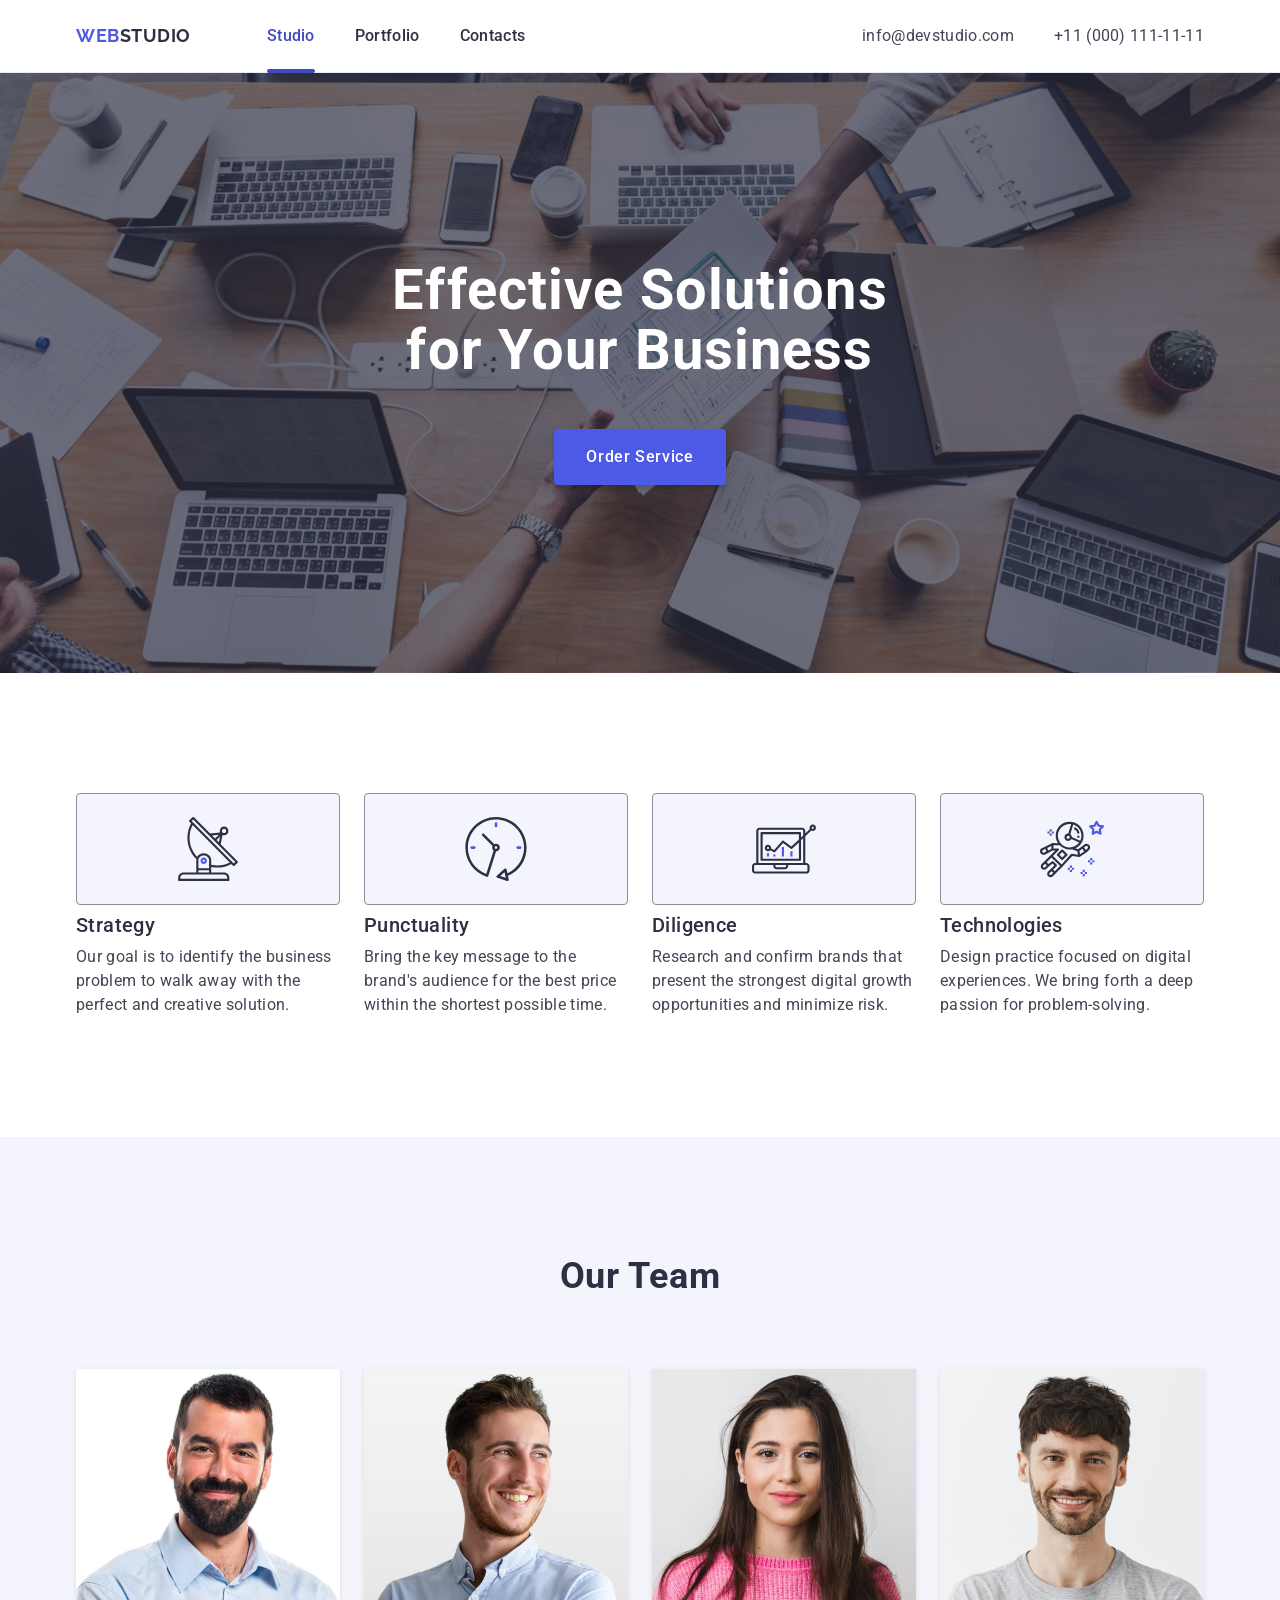
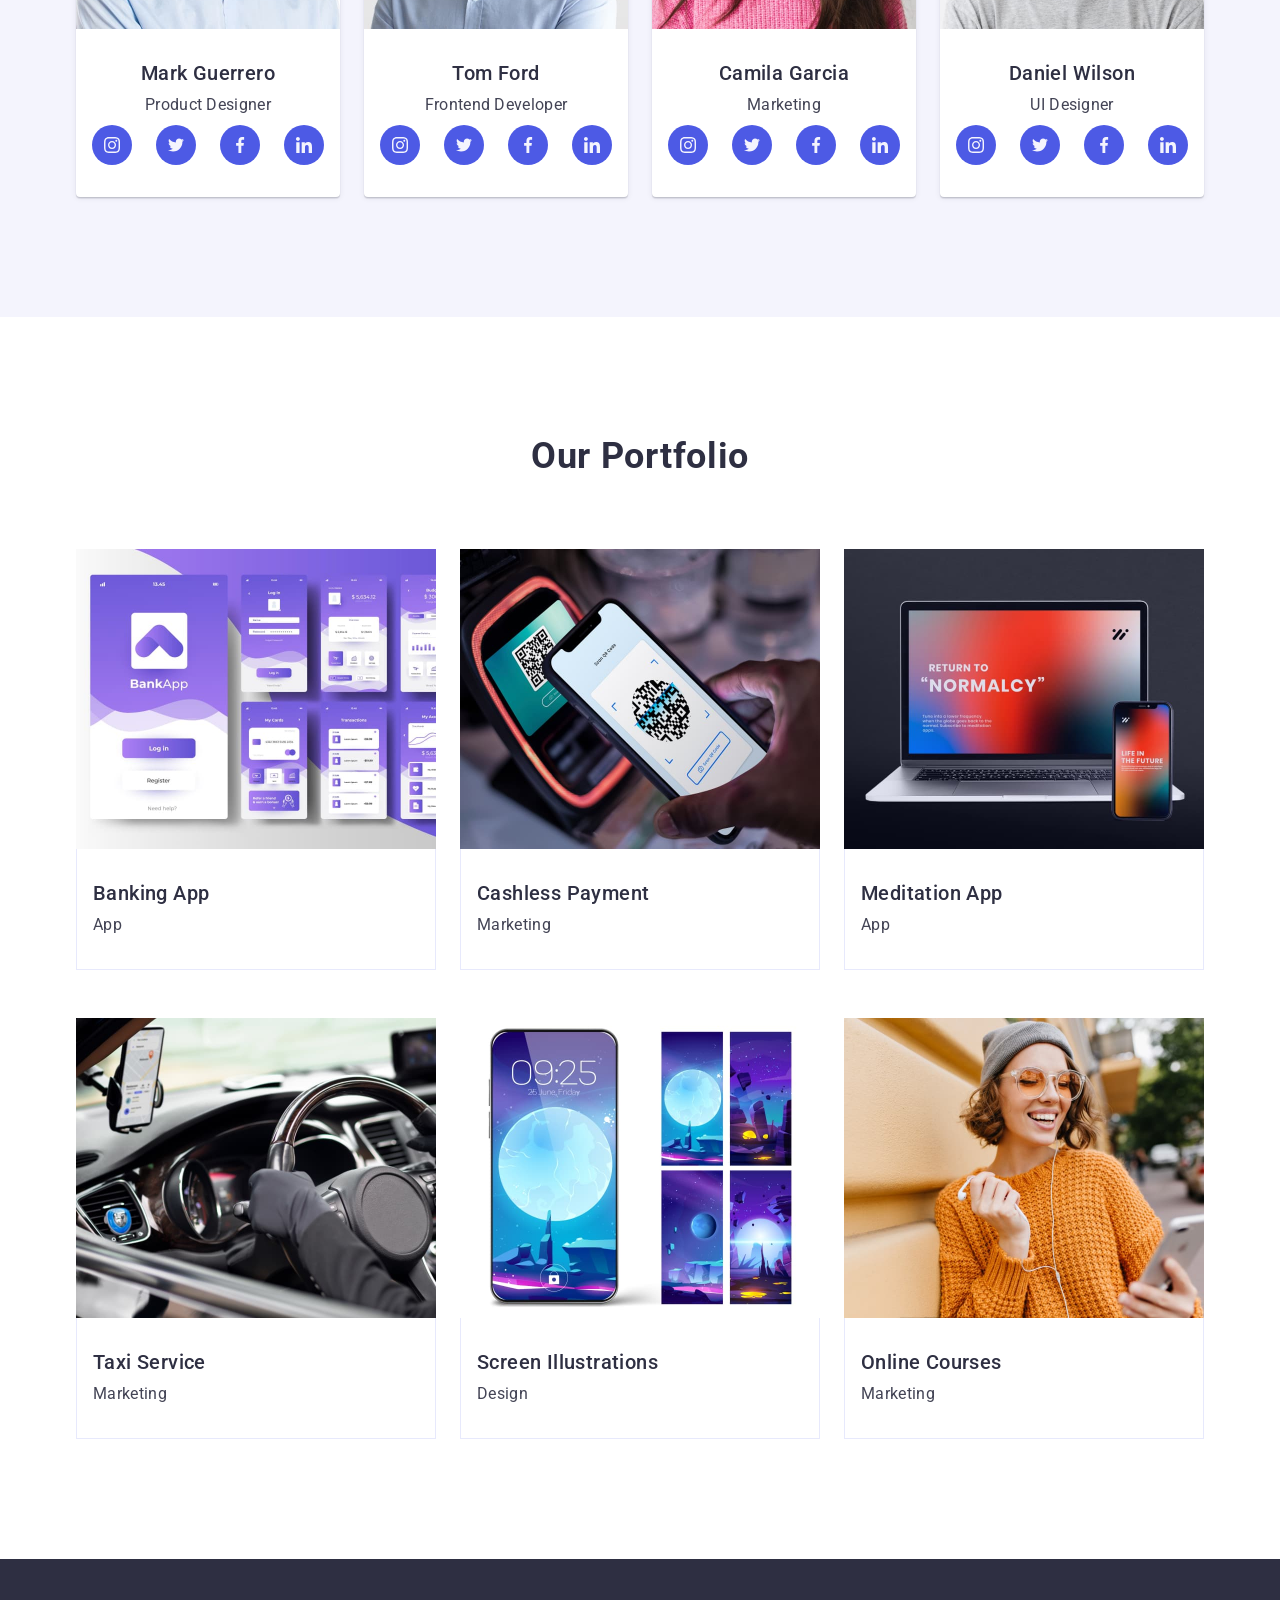
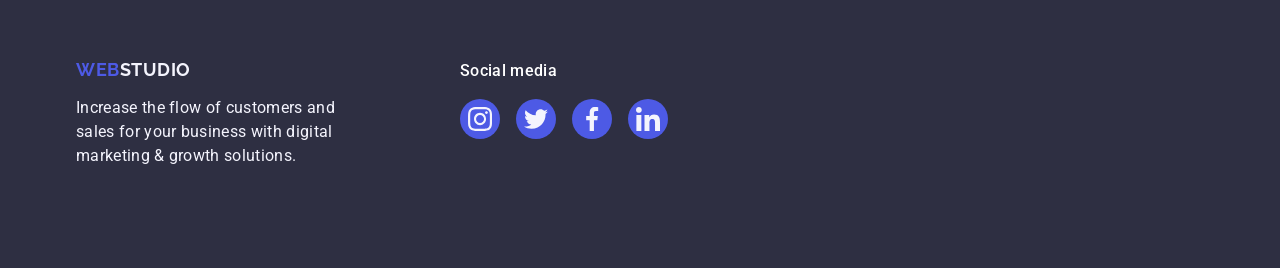
<file: index.html>
<!DOCTYPE html>
<html lang="en">

<head>
    <meta charset="UTF-8">
    <meta name="viewport" content="width=device-width, initial-scale=1.0">
    <title>Portfolio</title>
    <link rel="preconnect" href="https://fonts.googleapis.com">
    <link rel="preconnect" href="https://fonts.gstatic.com" crossorigin>
    <link href="https://fonts.googleapis.com/css2?family=Raleway:wght@700&family=Roboto:wght@400;500;700&display=swap"
        rel="stylesheet">
    <link rel="stylesheet" href="https://cdn.jsdelivr.net/npm/modern-normalize@2.0.0/modern-normalize.min.css">
    <link rel="stylesheet" href="./css/styles.css">
</head>

<body>
    <header class="header">
        <div class="container navig">
            <nav class="nav">
                <a class="logo-link" href="./index.html">Web<span class="logo-accent">Studio</span></a>
                <ul class="nav-list">
                    <li class="nav-item"><a class="nav-link current" href="./index.html">Studio</a></li>
                    <li class="nav-item"><a class="nav-link" href="">Portfolio</a></li>
                    <li class="nav-item"><a class="nav-link" href="">Contacts</a></li>
                </ul>
            </nav>
            <address class="adres">
                <ul class="adres-list">
                    <li class="adres-item"><a class="adres-link" href="mailto:info@devstudio.com">info@devstudio.com</a>
                    </li>
                    <li class="adres-item"><a class="adres-link" href="tel:+110001111111">+11 (000) 111-11-11</a></li>
                </ul>
            </address>
        </div>
    </header>
    <main>
        <!-- ======= HERO SECTION ======= -->
        <section class="hero">
            <div class="container">
                <h1 class="hero-title">Effective Solutions for Your Business</h1>
                <button class="hero-but" type="button">Order Service</button>
            </div>
        </section>

        <!-- ======= BENEFITS SECTION ======= -->
        <section class="benef cont-pad">
            <div class="container">
                <h2 class="visually-hidden">Benefits</h2>
                <ul class="benef-list">
                    <li class="benef-item">
                        <div class="benef-cart"><svg class="benef-svg" width="64" height="64">
                            <use href="./images/icons.svg#icon-antenna"></use>
                        </svg></div>
                        <h3 class="item-title">Strategy</h3>
                        <p class="item-p">Our goal is to identify the business problem to walk away with the perfect and
                            creative
                            solution.
                        </p>
                    </li>
                    <li class="benef-item">
                        <div class="benef-cart"><svg class="benef-svg" width="64" height="64">
                                <use href="./images/icons.svg#icon-clock"></use>
                            </svg></div>
                        <h3 class="item-title">Punctuality</h3>
                        <p class="item-p">Bring the key message to the brand's audience for the best price within the
                            shortest possible
                            time.
                        </p>
                    </li>
                    <li class="benef-item">
                        <div class="benef-cart"><svg class="benef-svg" width="64" height="64">
                                <use href="./images/icons.svg#icon-diagram"></use>
                            </svg></div>
                        <h3 class="item-title">Diligence</h3>
                        <p class="item-p">Research and confirm brands that present the strongest digital growth
                            opportunities and minimize risk.
                        </p>
                    </li>
                    <li class="benef-item">
                        <div class="benef-cart"><svg class="benef-svg" width="64" height="64">
                                <use href="./images/icons.svg#icon-astronaut"></use>
                            </svg></div>
                        <h3 class="item-title">Technologies</h3>
                        <p class="item-p">Design practice focused on digital experiences. We bring forth a deep passion
                            for
                            problem-solving.
                        </p>
                    </li>
                </ul>
            </div>
        </section>

        <!-- ======= TEAM SECTION ======= -->
        <section class="team cont-pad">
            <div class="container">
                <h2 class="team-title">Our Team</h2>
                <ul class="team-list">
                    <li class="team-item">
                        <img class="team-img" src="./images/our-team/mark-guerrero.jpg" alt="Mark Guerrero" width="264">
                        <div class="item-hp">
                            <h3 class="item-title">Mark Guerrero</h3>
                            <p class="item-p">Product Designer</p>
                        <ul class="svg-list">
                            <li class="svg-card"><a href="https://www.instagram.com/" target="_blank" class="svg-link"><svg class="team-soc" width="16" height="16"><use href="./images/icons.svg#icon-instagram"></use></svg></a></li>
                            <li class="svg-card"><a href="https://twitter.com/" target="_blank" class="svg-link"><svg class="team-soc"
                                        width="16" height="16">
                                        <use href="./images/icons.svg#icon-twitter"></use>
                                    </svg></a></li>
                            <li class="svg-card"><a href="https://www.facebook.com/" target="_blank" class="svg-link"><svg class="team-soc" width="16"
                                        height="16">
                                        <use href="./images/icons.svg#icon-facebook"></use>
                                    </svg></a></li>
                            <li class="svg-card"><a href="https://www.linkedin.com/" target="_blank" class="svg-link"><svg class="team-soc"
                                        width="16" height="16">
                                        <use href="./images/icons.svg#icon-linkedin"></use>
                                    </svg></a></li>
                        </ul>
                        </div>
                    </li>
                    <li class="team-item">
                        <img class="team-img" src="./images/our-team/tom-ford.jpg" alt="Tom Ford" width="264">
                        <div class="item-hp">
                            <h3 class="item-title">Tom Ford</h3>
                            <p class="item-p">Frontend Developer</p>
                        <ul class="svg-list">
                            <li class="svg-card"><a href="https://www.instagram.com/" target="_blank" class="svg-link"><svg class="team-soc"
                                        width="16" height="16">
                                        <use href="./images/icons.svg#icon-instagram"></use>
                                    </svg></a></li>
                            <li class="svg-card"><a href="https://twitter.com/" target="_blank" class="svg-link"><svg class="team-soc"
                                        width="16" height="16">
                                        <use href="./images/icons.svg#icon-twitter"></use>
                                    </svg></a></li>
                            <li class="svg-card"><a href="https://www.facebook.com/" target="_blank" class="svg-link"><svg class="team-soc"
                                        width="16" height="16">
                                        <use href="./images/icons.svg#icon-facebook"></use>
                                    </svg></a></li>
                            <li class="svg-card"><a href="https://www.linkedin.com/" target="_blank" class="svg-link"><svg class="team-soc"
                                        width="16" height="16">
                                        <use href="./images/icons.svg#icon-linkedin"></use>
                                    </svg></a></li>
                        </ul>
                        </div>
                    </li>
                    <li class="team-item">
                        <img class="team-img" src="./images/our-team/camila-garcia.jpg" alt="Camila Garcia" width="264">
                        <div class="item-hp">
                            <h3 class="item-title">Camila Garcia</h3>
                            <p class="item-p">Marketing</p>
                        <ul class="svg-list">
                            <li class="svg-card"><a href="https://www.instagram.com/" target="_blank" class="svg-link"><svg class="team-soc"
                                        width="16" height="16">
                                        <use href="./images/icons.svg#icon-instagram"></use>
                                    </svg></a></li>
                            <li class="svg-card"><a href="https://twitter.com/" target="_blank" class="svg-link"><svg class="team-soc"
                                        width="16" height="16">
                                        <use href="./images/icons.svg#icon-twitter"></use>
                                    </svg></a></li>
                            <li class="svg-card"><a href="https://www.facebook.com/" target="_blank" class="svg-link"><svg class="team-soc"
                                        width="16" height="16">
                                        <use href="./images/icons.svg#icon-facebook"></use>
                                    </svg></a></li>
                            <li class="svg-card"><a href="https://www.linkedin.com/" target="_blank" class="svg-link"><svg class="team-soc"
                                        width="16" height="16">
                                        <use href="./images/icons.svg#icon-linkedin"></use>
                                    </svg></a></li>
                        </ul>
                        </div>
                    </li>
                    <li class="team-item">
                        <img class="team-img" src="./images/our-team/daniel-wilson.jpg" alt="Daniel Wilson" width="264">
                        <div class="item-hp">
                            <h3 class="item-title">Daniel Wilson</h3>
                            <p class="item-p">UI Designer</p>
                        <ul class="svg-list">
                            <li class="svg-card"><a href="https://www.instagram.com/" target="_blank" class="svg-link"><svg class="team-soc"
                                        width="16" height="16">
                                        <use href="./images/icons.svg#icon-instagram"></use>
                                    </svg></a></li>
                            <li class="svg-card"><a href="https://twitter.com/" target="_blank" class="svg-link"><svg class="team-soc"
                                        width="16" height="16">
                                        <use href="./images/icons.svg#icon-twitter"></use>
                                    </svg></a></li>
                            <li class="svg-card"><a href="https://www.facebook.com/" target="_blank" class="svg-link"><svg class="team-soc"
                                        width="16" height="16">
                                        <use href="./images/icons.svg#icon-facebook"></use>
                                    </svg></a></li>
                            <li class="svg-card"><a href="https://www.linkedin.com/" target="_blank" class="svg-link"><svg class="team-soc"
                                        width="16" height="16">
                                        <use href="./images/icons.svg#icon-linkedin"></use>
                                    </svg></a></li>
                        </ul>
                        </div>
                    </li>
                </ul>
            </div>
        </section>

        <!-- ======= PORTFOLLIO SECTION ======= -->
        <section class="portf cont-pad">
            <div class="container">
                <h2 class="portf-title">Our Portfolio</h2>
                <ul class="portf-list">
                    <li class="portf-item">
                        <div class="overlay-thumb">
                        <img class="portf-img" src="./images/our-portfolio/banking-app.jpg" alt="Mark Guerrero"
                            width="360">
                                <p class="overlay-text">14 Stylish and User-Friendly App Design Concepts · Task Manager App · Calorie Tracker App · Exotic Fruit
                                    Ecommerce App ·
                                    Cloud Storage App</p>
                        </div>
                        <div class="portf-hp">
                            <h3 class="item-title">Banking App</h3>
                            <p class="item-p">App</p>
                        </div>
                    </li>
                    <li class="portf-item">
                        <div class="overlay-thumb">
                        <img class="portf-img" src="./images/our-portfolio/cashless-payment.jpg" alt="Tom Ford"
                            width="360">
                                <p class="overlay-text">14 Stylish and User-Friendly App Design Concepts · Task Manager App · Calorie Tracker App · Exotic Fruit
                                    Ecommerce App ·
                                    Cloud Storage App</p>
                        </div>
                        <div class="portf-hp">
                            <h3 class="item-title">Cashless Payment</h3>
                            <p class="item-p">Marketing</p>
                        </div>
                    </li>
                    <li class="portf-item">
                        <div class="overlay-thumb">
                        <img class="portf-img" src="./images/our-portfolio/meditation-app.jpg" alt="Camila Garcia"
                            width="360">
                                <p class="overlay-text">14 Stylish and User-Friendly App Design Concepts · Task Manager App · Calorie Tracker App · Exotic Fruit
                                    Ecommerce App ·
                                    Cloud Storage App</p>
                        </div>
                        <div class="portf-hp">
                            <h3 class="item-title">Meditation App</h3>
                            <p class="item-p">App</p>
                        </div>
                    </li>
                    <li class="portf-item">
                        <div class="overlay-thumb">
                        <img class="portf-img" src="./images/our-portfolio/taxi-service.jpg" alt="Daniel Wilson"
                            width="360">
                                <p class="overlay-text">14 Stylish and User-Friendly App Design Concepts · Task Manager App · Calorie Tracker App · Exotic Fruit
                                    Ecommerce App ·
                                    Cloud Storage App</p>
                        </div>
                        <div class="portf-hp">
                            <h3 class="item-title">Taxi Service</h3>
                            <p class="item-p">Marketing</p>
                        </div>
                    </li>
                    <li class="portf-item">
                        <div class="overlay-thumb">
                        <img class="portf-img" src="./images/our-portfolio/screen-illustrations.jpg" alt="Daniel Wilson"
                            width="360">
                                <p class="overlay-text">14 Stylish and User-Friendly App Design Concepts · Task Manager App · Calorie Tracker App · Exotic Fruit
                                    Ecommerce App ·
                                    Cloud Storage App</p>
                        </div>
                        <div class="portf-hp">
                            <h3 class="item-title">Screen Illustrations</h3>
                            <p class="item-p">Design</p>
                        </div>
                    </li>
                    <li class="portf-item">
                        <div class="overlay-thumb">
                        <img class="portf-img" src="./images/our-portfolio/online-courses.jpg" alt="Daniel Wilson"
                            width="360">
                                <p class="overlay-text">14 Stylish and User-Friendly App Design Concepts · Task Manager App · Calorie Tracker App · Exotic Fruit
                                    Ecommerce App ·
                                    Cloud Storage App</p>
                        </div>
                        <div class="portf-hp">
                            <h3 class="item-title">Online Courses</h3>
                            <p class="item-p">Marketing</p>
                        </div>
                    </li>
                </ul>
            </div>
        </section>
    </main>
    <footer class="foot">
        <div class="container">
            <div class="box-foot">
                <a class="logof-link" href="./index.html">Web<span class="logof-sp">Studio</span></a>
                <p class="foot-p">
                Increase the flow of customers and sales for your business with digital marketing & growth solutions.
                </p>
            </div>
            <div class="soc-foot">
                <p class="socf-p">Social media</p>
                <ul class="soc-list">
                    <li class="svg-card"><a href="https://www.instagram.com/" target="_blank" class="svg-link"><svg class="team-soc"
                                width="24" height="24">
                                <use href="./images/icons.svg#icon-instagram"></use>
                            </svg></a></li>
                    <li class="svg-card"><a href="https://twitter.com/" target="_blank" class="svg-link"><svg class="team-soc" width="24"
                                height="24">
                                <use href="./images/icons.svg#icon-twitter"></use>
                            </svg></a></li>
                    <li class="svg-card"><a href="https://www.facebook.com/" target="_blank" class="svg-link"><svg class="team-soc"
                                width="24" height="24">
                                <use href="./images/icons.svg#icon-facebook"></use>
                            </svg></a></li>
                    <li class="svg-card"><a href="https://www.linkedin.com/" target="_blank" class="svg-link"><svg class="team-soc"
                                width="24" height="24">
                                <use href="./images/icons.svg#icon-linkedin"></use>
                            </svg></a></li>
                </ul>
            </div>
        </div>
    </footer>
</body>
</html>
</file>
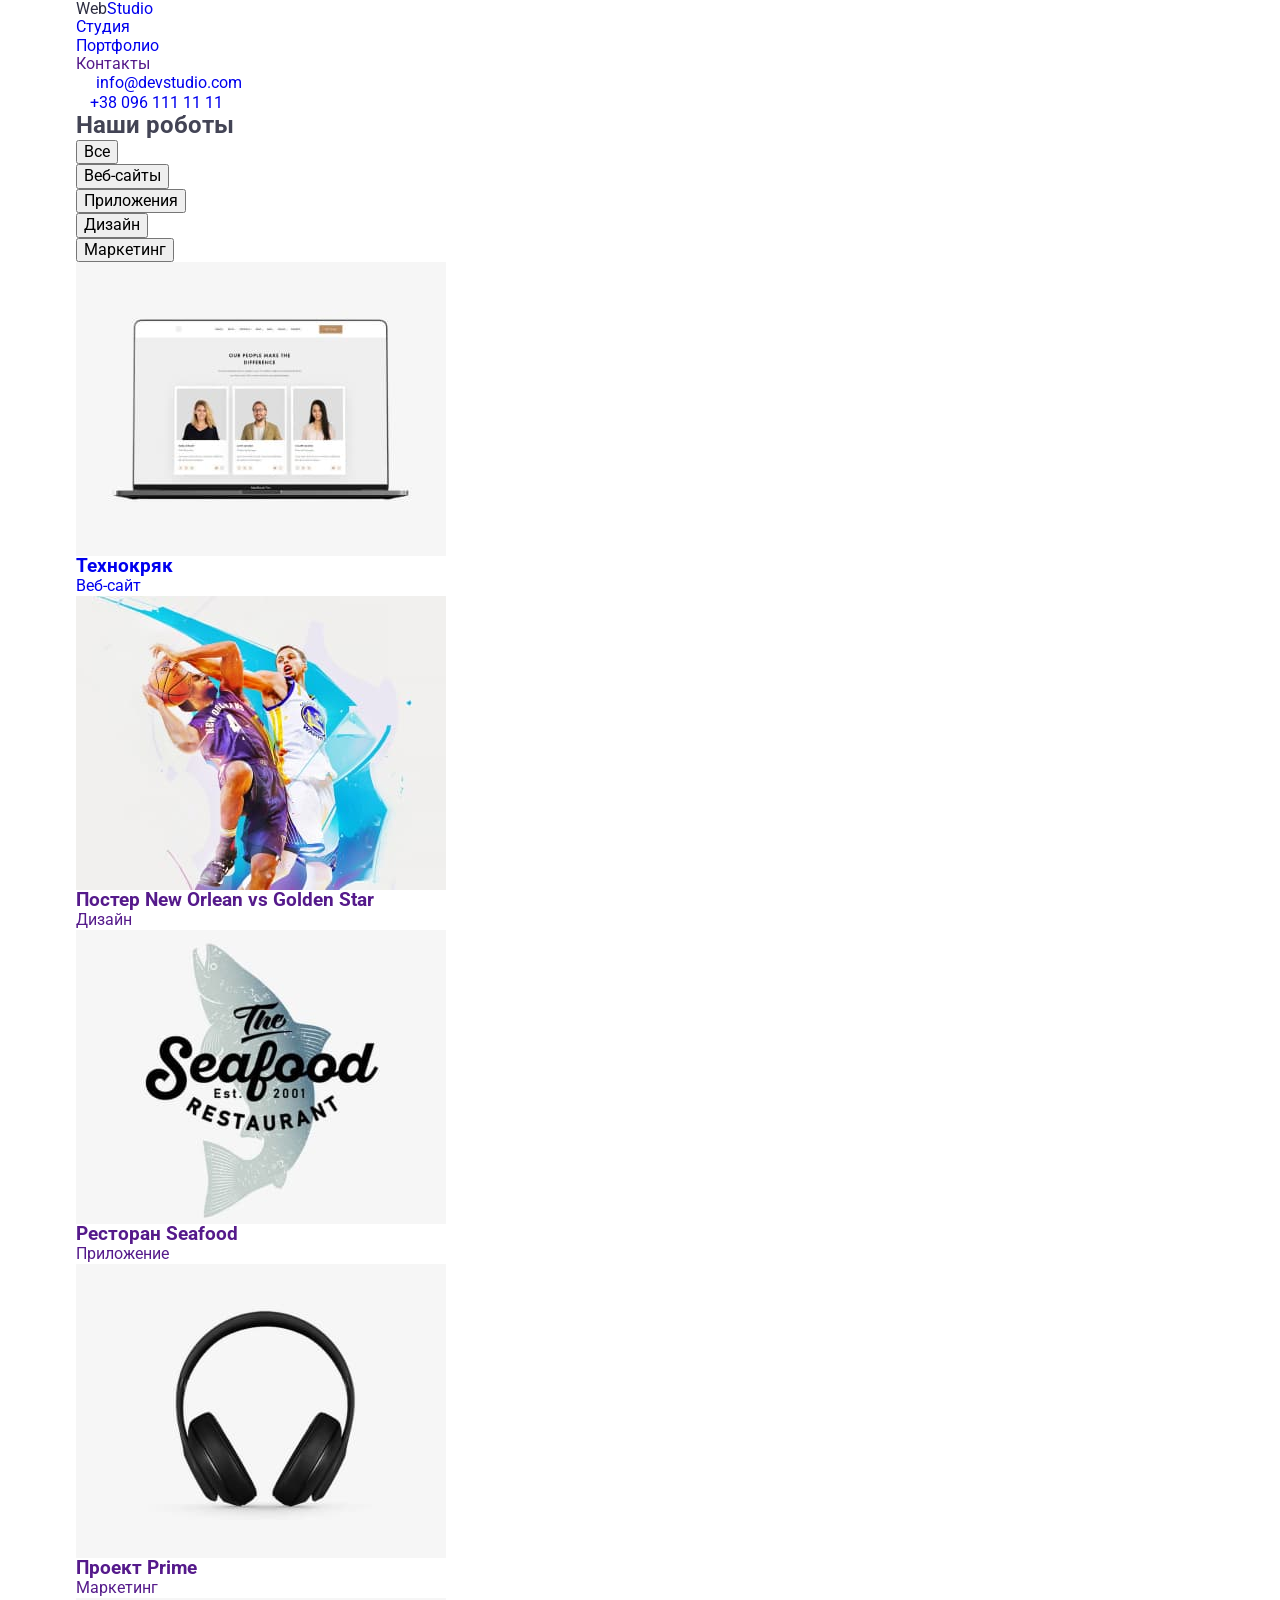
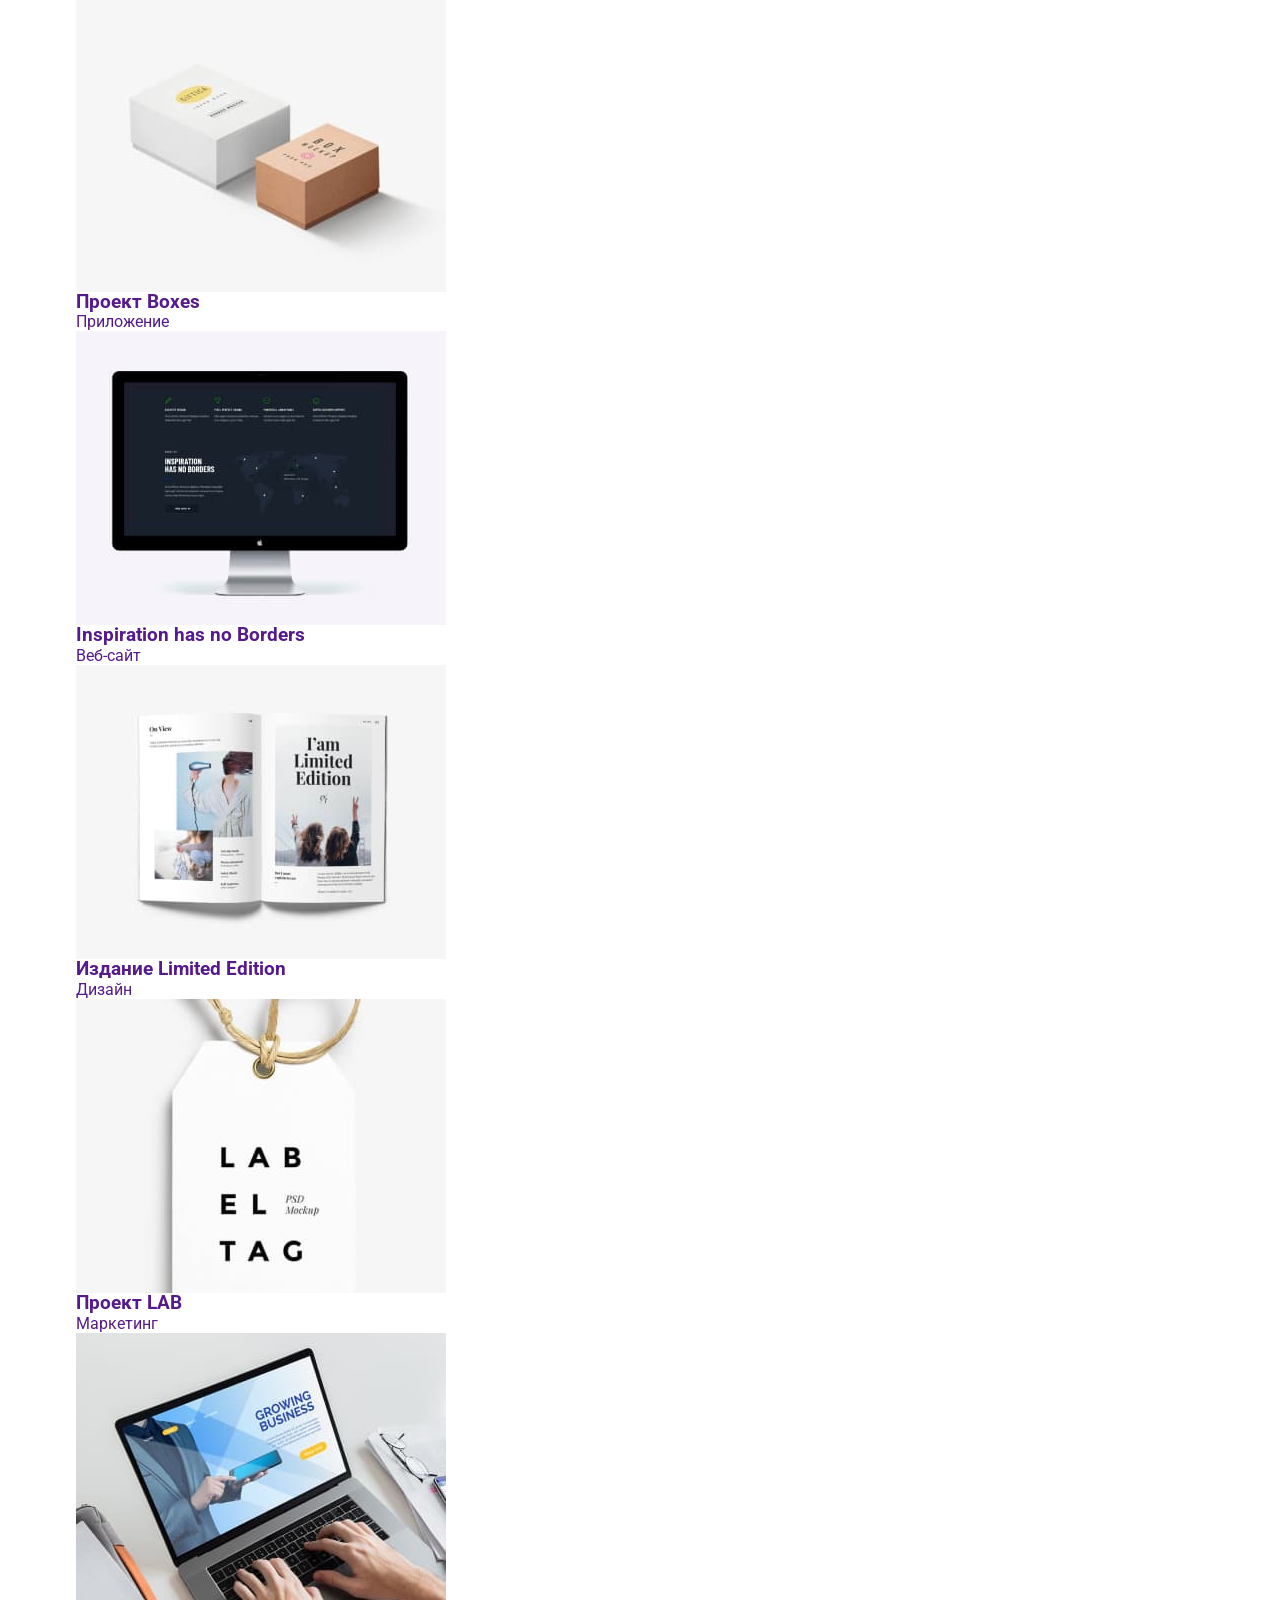
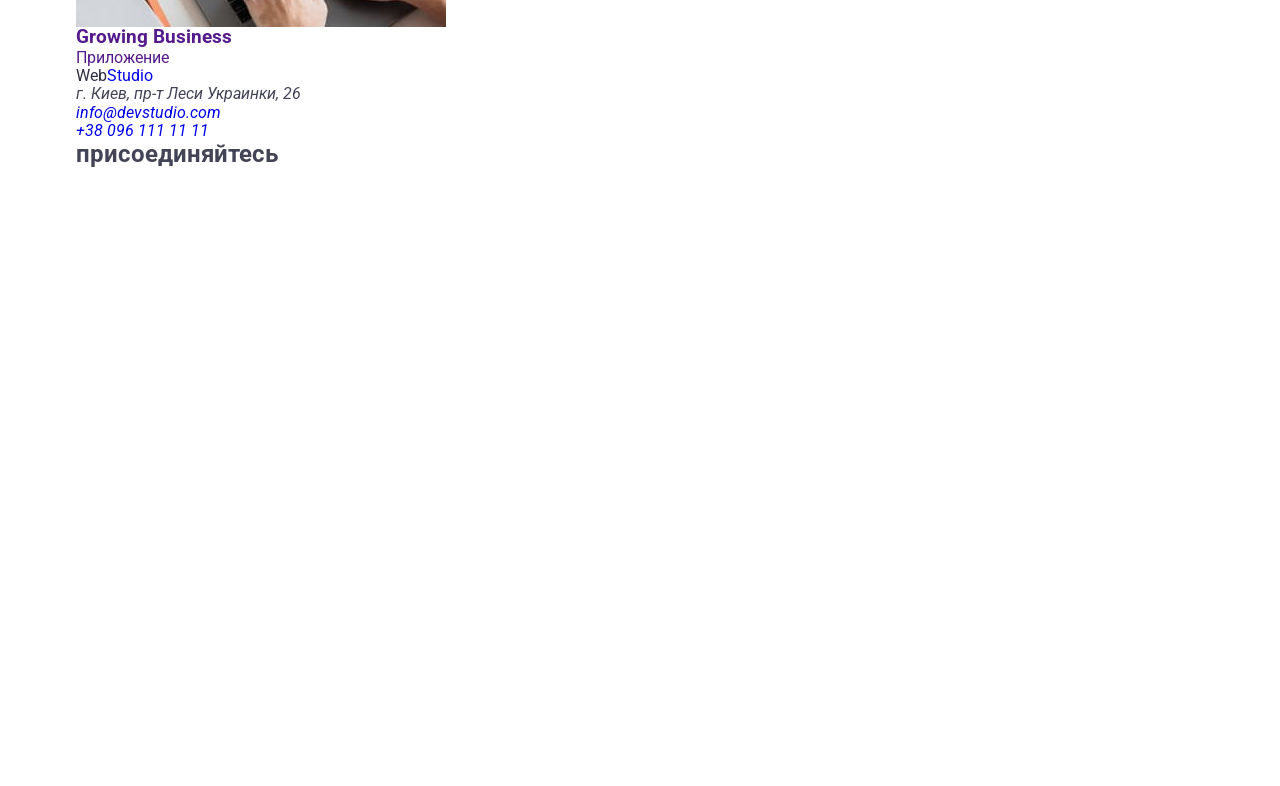
<file: portfolio.html>
<!DOCTYPE html>
<html lang="ru">
<head>
    <meta charset="UTF-8">
    <meta http-equiv="X-UA-Compatible" content="IE=edge">
    <meta name="viewport" content="width=device-width, initial-scale=1.0">
    <link rel="preconnect" href="https://fonts.googleapis.com">
    <link rel="preconnect" href="https://fonts.gstatic.com" crossorigin>
    <link href="https://fonts.googleapis.com/css2?family=Raleway:wght@700&family=Roboto:wght@400;500;700;900&display=swap" rel="stylesheet"> 
    <link rel="stylesheet" href="https://cdnjs.cloudflare.com/ajax/libs/modern-normalize/1.1.0/modern-normalize.min.css" integrity="sha512-wpPYUAdjBVSE4KJnH1VR1HeZfpl1ub8YT/NKx4PuQ5NmX2tKuGu6U/JRp5y+Y8XG2tV+wKQpNHVUX03MfMFn9Q==" crossorigin="anonymous" referrerpolicy="no-referrer" />
    <title>Портфолио</title>
    <link rel="stylesheet" href="./css/styles.css" />
</head>
<body class="page-portf">
    <header class="page-header">
        <div class="container">
            <nav class="main-nav">
                <a class="main-logo" href="./index.html">
                    <span class="logo-accent">Web</span>Studio
                </a>
                <ul class="main-nav list">
                    <li class="item"><a class="main-nav-li link" href="./index.html">Студия</a></li>
                    <li class="item"><a class="main-nav-li link current" href="./portfolio.html">Портфолио</a></li>
                    <li class="item"><a class="main-nav-li link" href="">Контакты</a></li>
                </ul>
                <ul class="contact list">
                    <li class="item">
                        <a class="contact-li link" href="mailto:info@devstudio.com">
                            <svg class="tell-icon" width="16" height="12">
                                <use href="./images/icons.svg#icon-envelope"></use>
                            </svg>
                            info@devstudio.com</a>
                    </li>
                    <li class="item">
                        <a class="contact-li link" href="tel:+380961111111">
                            <svg class="smart-icon" width="10" height="16">
                                <use href="./images/icons.svg#icon-smartphone"></use>
                            </svg>
                            +38 096 111 11 11</a>
                    </li>
                </ul>
            </nav>
        </div>
    </header>
    <main>
        <section>
            <div class="container">
                <h1 class="main-title">Наши роботы</h1>
            <ul class="main-li list">
                <li class="item"><button class="main-btn" type="button">Все</button></li>
                <li class="item"><button class="main-btn" type="button">Веб-сайты</button> </li>
                <li class="item"><button class="main-btn" type="button">Приложения</button> </li>
                <li class="item"><button class="main-btn" type="button">Дизайн</button> </li>
                <li class="item"><button class="main-btn" type="button">Маркетинг</button> </li>
            </ul>
            <ul class="works-li list">
                <li class="item">
                    <a href="/">
                        <img class="main-img" src="./images/project1.jpg" alt="Ноутбук" width="370">
                        <div class="workit">
                            <h3 class="name-project">Технокряк</h3>
                            <p>Веб-сайт</p>
                        </div>                        
                </a>
                </li>
                <li class="item">
                    <a href="">
                        <img class="main-img" src="./images/project2.jpg" alt="Баскетболисты" width="370">
                        <div class="workit">
                            <h3 class="name-project">Постер New Orlean vs Golden Star</h3>
                            <p>Дизайн</p>
                        </div>                        
                    </a>
                </li>
                <li class="item">
                    <a href="">
                        <img class="main-img" src="./images/project3.jpg" alt="Рыба" width="370">
                        <div class="workit">
                            <h3 class="name-project">Ресторан Seafood</h3>
                            <p>Приложение</p>
                        </div>                        
                    </a>
                </li>
                <li class="item">
                    <a href="">
                        <img class="main-img" src="./images/project4.jpg" alt="Наушники" width="370">
                        <div class="workit">
                            <h3 class="name-project">Проект Prime</h3>
                            <p>Маркетинг</p>
                        </div>                        
                    </a>
                </li>
                <li class="item">
                    <a href="">
                        <img class="main-img" src="./images/project5.jpg" alt="Коробки" width="370">
                        <div class="workit">
                            <h3 class="name-project">Проект Boxes</h3>
                            <p>Приложение</p>
                        </div>
                    </a>
                </li>
                <li class="item">
                    <a href="">
                        <img class="main-img" src="./images/project6.jpg" alt="Компьютер" width="370">
                        <div class="workit">
                            <h3 class="name-project">Inspiration has no Borders</h3>
                            <p>Веб-сайт</p>
                        </div>
                    </a>
                </li>
                <li class="item">
                    <a href="">
                        <img class="main-img" src="./images/project7.jpg" alt="Книга" width="370">
                        <div class="workit">
                            <h3 class="name-project">Издание Limited Edition</h3>
                            <p>Дизайн</p>
                        </div>
                    </a>
                </li>
                <li class="item">
                    <a href="">
                        <img class="main-img" src="./images/project8.jpg" alt="Бирка" width="370">
                        <div class="workit">
                            <h3 class="name-project">Проект LAB</h3>
                            <p>Маркетинг</p>
                        </div>
                    </a>
                </li>
                <li class="item">
                    <a href="">
                        <img class="main-img" src="./images/project9.jpg" alt="Ноутбук" width="370">
                        <div class="workit">
                            <h3 class="name-project">Growing Business</h3>
                            <p>Приложение</p>
                        </div>
                    </a>
                </li>
            </ul>
            </div>
        </section>
    </main>
    <footer>
        <div class="container">
            <div class="footer">
                <div class="foot-log">
                    <a class="footer-logo" href="./index.html">
                        <span class="logo-accent">Web</span>Studio
                    </a>
                    <address class="adress-foot">
                        <ul class="adrfoo list">
                            <li class="foter-adress">г. Киев, пр-т Леси Украинки, 26</li>
                            <li><a class="adress-lnk link" href="mailto:info@devstudio.com">info@devstudio.com</a></li>
                            <li><a class="adress-lnk link" href="tel:+380961111111">+38 096 111 11 11</a></li>
                        </ul>
                    </address>
                </div>
                <div class="networ links">
                        <h2>присоединяйтесь</h2>
                        <ul class="network list">
                            <li class="netwo"><a href="#">
                                <svg class="netsvg">
                                <use href="./images/icons.svg#icon-instagram2"></use>
                                </svg>
                                </a>
                                </li>
                                <li class="netwo"><a href="#">
                                <svg class="netsvg">
                                <use href="./images/icons.svg#icon-twitter2"></use>
                                </svg>
                                </a>
                                </li>
                                <li class="netwo"><a href="#">
                                <svg class="netsvg">
                                <use href="./images/icons.svg#icon-facebook2"></use>
                                </svg>
                                </a>
                                </li>
                                <li class="netwo"><a href="#">
                                <svg class="netsvg">
                                <use href="./images/icons.svg#icon-linkedin2"></use>
                                </svg>
                                </a>
                                </li>
                            </ul>
                </div>
            </div>
        </div>
    </footer>
</body>
</html>
</file>
<file: css/styles.css>
body {
    font-family: "Roboto", sans-serif;
    background-color: #ffffff;
    color: #434455;
}
*,
*::before,
*::after {
    box-sizing: border-box;
}
ul,
ol {
    list-style-type: none;
    margin: 0;
    padding: 0;
}
a {
    text-decoration: none;
}
button {
    cursor: pointer;
}
h1,
h2,
h3,
h4,
h5,
h6,
p {
    margin-top: 0;
    margin-bottom: 0;
}

img {
    display: block;
    max-width: 100%;
}
.container {
    width: 1158px;
    padding: 0 15px;
    margin: 0 auto;
}
.cont-pad {
    padding-top: 120px;
    padding-bottom: 120px;
}
/* ======= HEADER SECTION =======*/
.header {
    display: flex;
    align-items: center;
    border-bottom: 1px solid #e7e9fc;
    box-shadow: 0px 2px 1px rgba(46, 47, 66, 0.08),
        0px 1px 1px rgba(46, 47, 66, 0.16),
        0px 1px 6px rgba(46, 47, 66, 0.08);
}
.logo-accent {
    color: #2e2f42;
}
.logo-link {
    font-family: "Raleway", sans-serif;
    font-weight: 700;
    font-size: 18px;
    line-height: 1.17;
    letter-spacing: 0.03em;
    text-transform: uppercase;
    color: #4d5ae5;
    padding-top: 24px;
    padding-bottom: 24px;
    margin-right: 76px;
}
.navig {
    display: flex;
    justify-content: space-between;
}
.nav {
    display: flex;
    align-items: center;
}
.nav-list {
    display: flex;
    gap: 40px;
}
.nav-item {
    letter-spacing: 0.02em;
    color: #2e2f42;
}
.nav-link {
    font-weight: 500;
    font-size: 16px;
    letter-spacing: 0.02em;
    line-height: 1.5;
    color: #2e2f42;
    padding: 24px 0;
    display: block;

    transition: color 250ms cubic-bezier(0.4, 0, 0.2, 1);
}
.nav-link:hover,
.nav-link:focus {
    color: #404bbf;
}
.nav-link.current {
    position: relative;
    color: #404bbf;
}
.nav-link.current::after {
    content: "";
    position: absolute;
    left: 0;
    bottom: 0;
    display: block;
    width: 100%;
    height: 4px;
    background-color: #404bbf;
    border-radius: 2px;
    bottom: -1px;
}

.adres {
    font-style: normal;
}
.adres-list {
    display: flex;
    gap: 40px;
    justify-content: flex-end;
    padding: 24px 0;
}
.adres-link {
    font-weight: 400;
    font-size: 16px;
    line-height: 1.5;
    letter-spacing: 0.02em;
    color: #434455;

    transition: color 250ms cubic-bezier(0.4, 0, 0.2, 1);
}
.adres-link:hover,
.adres-link:focus {
    color: #404bbf;
}

main {
    flex-grow: 1;
}

/* ======= HERO SECTION =======*/
.hero {
    padding-top: 188px;
    padding-bottom: 188px;
    background: #2e2f42;
    text-align: center;
    max-width: 1440px;
    margin-left: auto;
    margin-right: auto;
    background-image: linear-gradient(to bottom, rgba(46, 47, 66, 0.7), rgba(46, 47, 66, 0.7)), url(../images/hero/hero-img.jpg);
    background-repeat: no-repeat;
    background-position: center;
    background-size: cover;
}
.hero-title {
    font-weight: 700;
    font-size: 56px;
    line-height: 1.07;
    letter-spacing: 0.02em;
    text-align: center;
    color: #ffffff;
    max-width: 496px;
    padding-top: 0;
    margin-bottom: 48px;
    margin-right: auto;
    margin-left: auto;
}
.hero-but {
    font-weight: 500;
    font-size: 16px;
    line-height: 1.5;
    letter-spacing: 0.04em;
    color: #ffffff;
    background-color: #4d5ae5;
    box-shadow: 0 4px 4px 0 rgba(0, 0, 0, 0.15);
    border: 0;
    border-radius: 4px;
    padding: 16px 32px;
    margin: 0 auto;
    display: block;
    min-width: 169px;

    transition: background-color 250ms cubic-bezier(0.4, 0, 0.2, 1);
}
.hero-but:hover,
.hero-but:focus {
    background-color: #404bbf;
}

/* ======= BENEFITS SECTION ======= */
.visually-hidden {
    position: absolute;
    width: 1px;
    height: 1px;
    margin: -1px;
    border: 0;
    padding: 0;
    white-space: nowrap;
    clip-path: inset(100%);
    clip: rect(0 0 0 0);
    overflow: hidden;
}
.benef-list {
    display: flex;
    gap: 24px;
}
.benef-item {
    flex-basis: calc((100% - 72px) / 4);
}
.benef-cart {
    display: flex;
    justify-content: center;
    align-items: center;
    border: 1px solid #8e8f99;
    border-radius: 4px;
    width: 264px;
    height: 112px;
    margin-bottom: 8px;
    background: #f4f4fd;
}
.item-title {
    font-weight: 500;
    font-size: 20px;
    line-height: 1.2;
    letter-spacing: 0.02em;
    color: #2e2f42;
    margin-bottom: 8px;
}
.item-p {
    font-weight: 400;
    font-size: 16px;
    line-height: 1.5;
    letter-spacing: 0.02em;
}

/* ======= TEAM SECTION ======= */
.team {
    background: #f4f4fd;
}
.team-item {
    background-color: #FFFFFF;
    flex-basis: calc((100% - 72px) / 4);
    box-shadow: 0 2px 1px 0 rgba(46, 47, 66, 0.08), 0 1px 1px 0 rgba(46, 47, 66, 0.16), 0 1px 6px 0 rgba(46, 47, 66, 0.08);
    border-radius: 0 0 4px 4px;
}
.team-list {
    display: flex;
    gap: 24px;
}
.team-item .item-p {
    margin-bottom: 8px;
}
.item-hp {
    text-align: center;
    padding: 32px 0px;
}
.svg-list {
    display: flex;
    gap: 24px;
    justify-content: center;
}
.svg-card {
    display: flex;
    justify-content: center;
    align-items: center;
    width: 40px;
    height: 40px;
}
.svg-link {
    display: flex;
    width: 100%;
    height: 100%;
    align-items: center;
    justify-content: center;
    cursor: pointer;
    border-radius: 50%;
    background-color: #4d5ae5;

    transition: background-color 250ms cubic-bezier(0.4, 0, 0.2, 1);
}
.svg-link:hover,
.svg-link:focus {
    background-color: #404bbf;
}
.team-title {
    font-weight: 700;
    font-size: 36px;
    line-height: 1.11;
    letter-spacing: 0.02em;
    text-align: center;
    text-transform: capitalize;
    color: #2e2f42;
    margin-bottom: 72px;
}
.team-soc {
    fill: #f4f4fd;
}

/* ======= PORTFOLLIO SECTION ======= */
.portf-title {
    font-weight: 700;
    font-size: 36px;
    line-height: 1.11;
    letter-spacing: 0.02em;
    text-align: center;
    text-transform: capitalize;
    color: #2e2f42;
    margin-bottom: 72px;
}
.portf-list {
    display: flex;
    gap: 24px;
    row-gap: 48px;
    flex-wrap: wrap;
}
.portf-item {
    flex-basis: calc((100% - 48px) / 3);
}
.portf-item {
    position: relative;
    overflow: hidden;

    transition: box-shadow 250ms cubic-bezier(0.4, 0, 0.2, 1);
}
.overlay-thumb {
    position: relative;
    overflow: hidden;
}
.overlay-text {
    position: absolute;
    top: 0;
    left: 0;
    width: 100%;
    height: 100%;
    padding: 40px 32px;
    font-family: "Roboto", sans-serif;
    font-weight: 400;
    font-size: 16px;
    line-height: 1.5;
    letter-spacing: 0.02em;
    color: #f4f4fd;
    background-color: #4d5ae5;
    
    transform: translateY(100%);
    transition: transform 250ms cubic-bezier(0.4, 0, 0.2, 1);
    
}
.portf-item:hover .overlay-text,
.portf-item:focus .overlay-text {
    transform: translateY(0);
}
.portf-item:hover,
.portf-item:focus {
    box-shadow: 0 2px 1px 0 rgba(46, 47, 66, 0.08), 0 1px 1px 0 rgba(46, 47, 66, 0.16), 0 1px 6px 0 rgba(46, 47, 66, 0.08);
}
.portf-hp {
    border-bottom: 1px solid #e7e9fc;
    border-left: 1px solid #e7e9fc;
    border-right: 1px solid #e7e9fc;
    padding: 32px 16px;
    box-shadow: none;
}

/* ======= FOOTER SECTION ======= */
.foot {
    background-color: #2e2f42;
    color: #f4f4fd;
    padding-top: 100px;
    padding-bottom: 100px;
}
.foot .container {
    display: flex;
    flex-wrap: wrap;
    align-items: baseline;
}
.logof-link {
    font-family: "Raleway", sans-serif;
    font-weight: 700;
    font-size: 18px;
    line-height: 1.17;
    letter-spacing: 0.03em;
    text-transform: uppercase;
    color: #4d5ae5;
    display: inline-block;
    margin-bottom: 16px;
}
.logof-sp {
    color: #f4f4fd;
}
.foot-p {
    font-weight: 400;
    font-size: 16px;
    line-height: 1.5;
    letter-spacing: 0.02em;
    color: #f4f4fd;
    width: 264px;
}
.box-foot {
    margin-right: 120px;
}
.soc-foot {
    padding-bottom: 0px;
}
.socf-p {
    font-family: "Roboto", sans-serif;
    font-weight: 500;
    font-size: 16px;
    line-height: 1.5;
    letter-spacing: 0.02em;
    color: #ffffff;
    margin-bottom: 16px;
}
.soc-list {
    display: flex;
    gap: 16px;
}
.team-soc {
    fill: #f4f4fd;
}
.soc-foot .svg-link:hover,
.soc-foot .svg-link:focus {
    background-color: #31d0aa;
}
</file>
